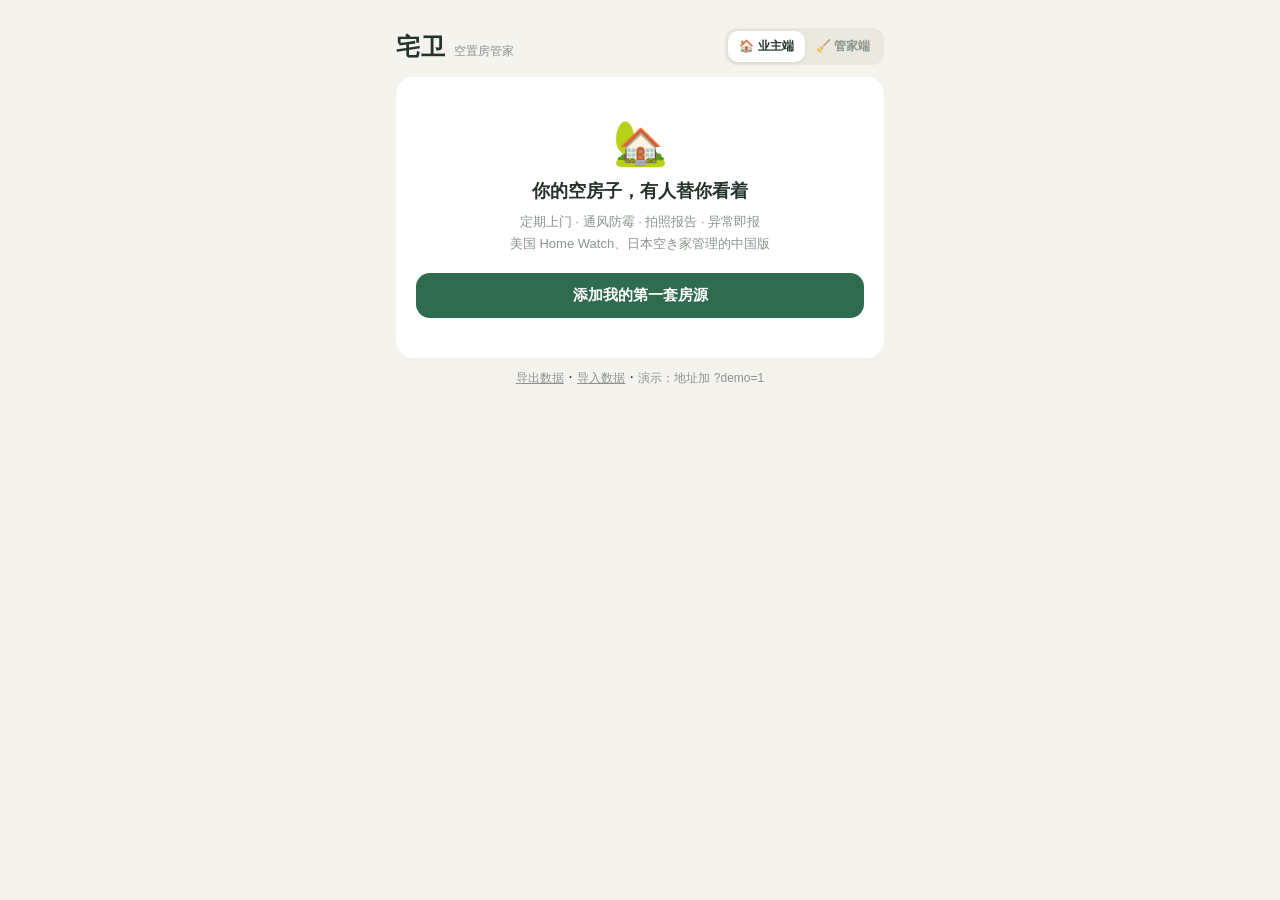
<file: index.html>
<!DOCTYPE html>
<html lang="zh-CN">
<head>
<meta charset="UTF-8">
<meta name="viewport" content="width=device-width, initial-scale=1.0, viewport-fit=cover, user-scalable=no">
<meta name="theme-color" content="#F5F3EE">
<meta name="apple-mobile-web-app-capable" content="yes">
<meta name="apple-mobile-web-app-status-bar-style" content="default">
<title>宅卫 · 空置房管家</title>
<link rel="stylesheet" href="style.css">
<link rel="manifest" href="manifest.webmanifest">
<link rel="icon" type="image/png" sizes="192x192" href="icon-192.png">
<link rel="apple-touch-icon" href="apple-touch-icon-180.png">
</head>
<body>
<div id="app">

  <!-- 顶部：品牌 + 角色切换 -->
  <header class="topbar">
    <div class="brand">宅卫<span>空置房管家</span></div>
    <div class="seg small" id="roleSeg">
      <button data-v="owner">🏠 业主端</button>
      <button data-v="keeper">🧹 管家端</button>
    </div>
  </header>

  <!-- 主视图（按角色渲染） -->
  <main id="mainView"></main>

  <footer class="footer">
    <button class="link" id="btnExport">导出数据</button> ·
    <button class="link" id="btnImport">导入数据</button> ·
    <span class="muted">演示：地址加 ?demo=1</span>
  </footer>
</div>

<!-- 通用弹层 -->
<div class="mask" id="mask">
  <div class="modal" id="modal"></div>
</div>

<!-- 报告分享浮层 -->
<div class="share-mask" id="shareMask">
  <div class="share-wrap">
    <img id="shareImg" alt="宅卫巡检报告卡">
    <div class="share-tip">长按图片保存到相册 · 发给家人或物业</div>
    <button class="btn-ghost" id="btnCloseShare">关闭</button>
  </div>
</div>

<script src="app.js"></script>
</body>
</html>
</file>
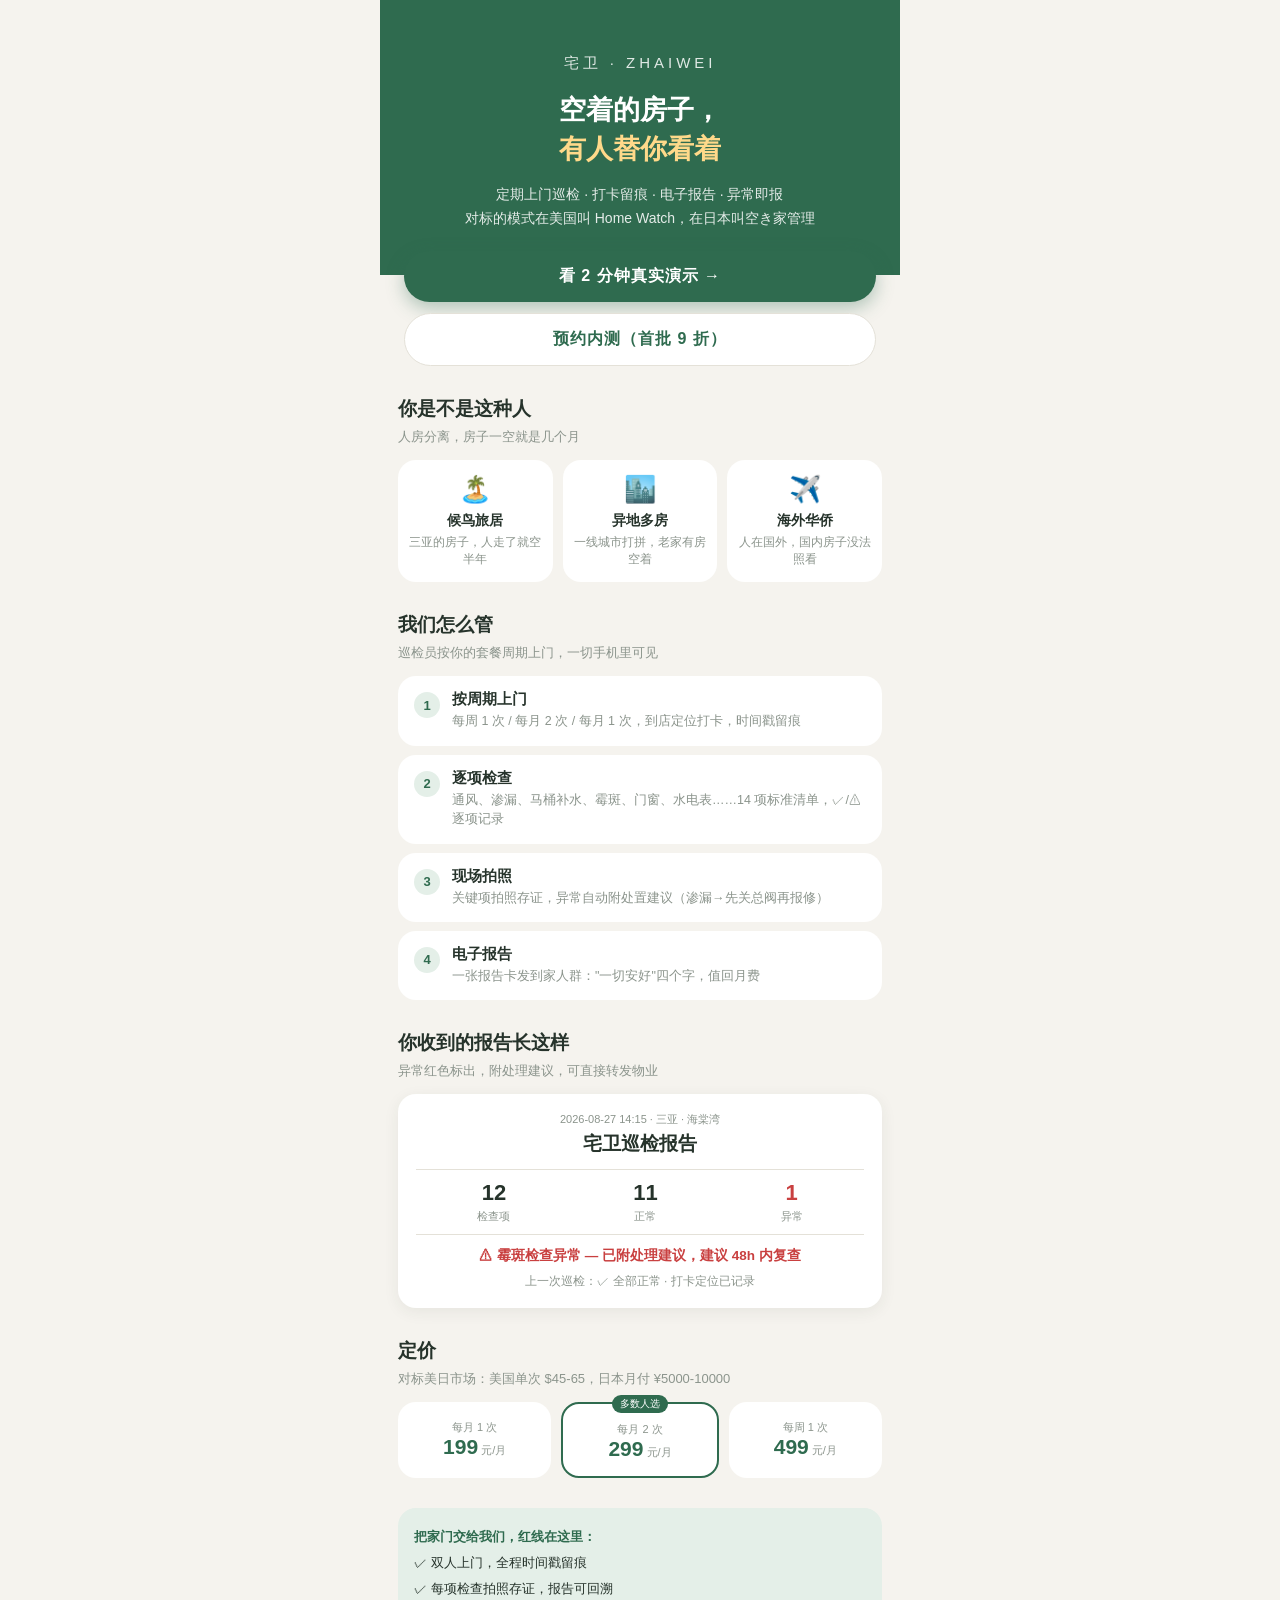
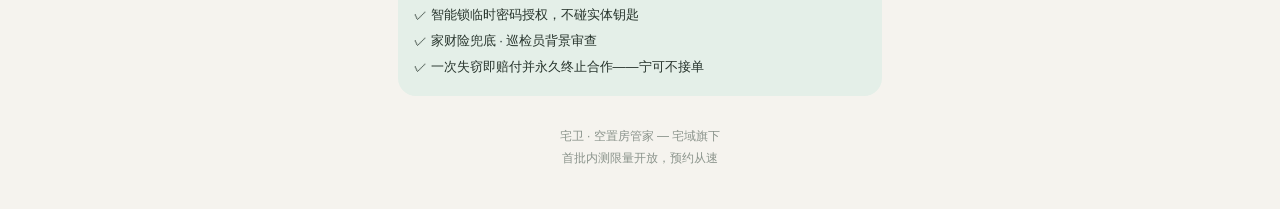
<file: landing.html>
<!DOCTYPE html>
<html lang="zh-CN">
<head>
<meta charset="UTF-8">
<meta name="viewport" content="width=device-width, initial-scale=1.0, viewport-fit=cover">
<meta name="theme-color" content="#2F6B4F">
<title>宅卫 · 空置房管家 — 空着的房子，有人替你看着</title>
<style>
  :root{--bg:#F5F3EE;--card:#fff;--ink:#26332B;--ink2:#8B948C;--green:#2F6B4F;--green-soft:#E4EFE8;--warn:#C94040;--line:#E4E1D8;--r:18px}
  *{margin:0;padding:0;box-sizing:border-box;-webkit-tap-highlight-color:transparent}
  body{font-family:-apple-system,BlinkMacSystemFont,"PingFang SC","Microsoft YaHei",sans-serif;background:var(--bg);color:var(--ink);max-width:520px;margin:0 auto;padding:0 18px calc(40px + env(safe-area-inset-bottom))}
  .hero{background:var(--green);color:#fff;margin:0 -18px;padding:54px 24px 44px;text-align:center}
  .hero .logo{font-size:15px;letter-spacing:4px;opacity:.85;margin-bottom:18px}
  .hero h1{font-size:27px;line-height:1.45;font-weight:800}
  .hero h1 b{color:#FFD98A}
  .hero p{margin-top:14px;font-size:14px;line-height:1.7;opacity:.88}
  .cta{display:flex;flex-direction:column;gap:11px;margin:-24px 6px 0;position:relative}
  .btn{display:block;text-align:center;border-radius:999px;padding:15px;font-size:16px;font-weight:800;text-decoration:none;letter-spacing:1px}
  .btn-main{background:var(--green);color:#fff;box-shadow:0 6px 18px rgba(47,107,79,.35)}
  .btn-ghost{background:var(--card);color:var(--green);border:1.5px solid var(--line)}
  section{margin-top:30px}
  h2{font-size:19px;font-weight:800;margin-bottom:6px}
  .sub{font-size:13px;color:var(--ink2);margin-bottom:14px}
  .who{display:flex;gap:10px}
  .who>div{flex:1;background:var(--card);border-radius:var(--r);padding:14px 10px;text-align:center}
  .who .ico{font-size:26px}
  .who b{display:block;font-size:14px;margin:7px 0 4px}
  .who span{font-size:11.5px;color:var(--ink2);line-height:1.5;display:block}
  .step{display:flex;gap:12px;background:var(--card);border-radius:var(--r);padding:14px 16px;margin-bottom:9px;align-items:flex-start}
  .step .n{width:26px;height:26px;border-radius:50%;background:var(--green-soft);color:var(--green);font-weight:800;font-size:13px;display:flex;align-items:center;justify-content:center;flex-shrink:0;margin-top:2px}
  .step b{font-size:14.5px}
  .step p{font-size:12.5px;color:var(--ink2);margin-top:3px;line-height:1.55}
  .report-mock{background:var(--card);border-radius:var(--r);padding:18px;box-shadow:0 4px 16px rgba(38,51,43,.07)}
  .rm-head{font-size:11px;color:var(--ink2);text-align:center}
  .rm-title{font-size:19px;font-weight:800;text-align:center;margin:4px 0 12px}
  .rm-stats{display:flex;justify-content:space-around;text-align:center;padding:10px 0;border-top:1px solid var(--line);border-bottom:1px solid var(--line)}
  .rm-stats b{font-size:22px;display:block}
  .rm-stats .bad b{color:var(--warn)}
  .rm-stats span{font-size:11px;color:var(--ink2)}
  .rm-verdict{text-align:center;font-size:13.5px;font-weight:700;color:var(--warn);margin-top:12px}
  .rm-ok{text-align:center;font-size:13.5px;font-weight:700;color:var(--green);margin-top:12px}
  .price{display:flex;gap:10px}
  .price>div{flex:1;background:var(--card);border-radius:var(--r);padding:15px 8px;text-align:center}
  .price .cur{font-size:11px;color:var(--ink2)}
  .price b{font-size:21px;color:var(--green)}
  .price .hot{border:2px solid var(--green);position:relative}
  .price .tag{position:absolute;top:-9px;left:50%;transform:translateX(-50%);background:var(--green);color:#fff;font-size:10px;border-radius:999px;padding:2px 8px;white-space:nowrap}
  .trust{background:var(--green-soft);border-radius:var(--r);padding:16px}
  .trust p{font-size:13px;line-height:2;color:var(--ink)}
  .trust b{color:var(--green)}
  footer{margin-top:30px;text-align:center;font-size:12px;color:var(--ink2);line-height:1.8}
</style>
</head>
<body>

<div class="hero">
  <div class="logo">宅卫 · ZHAIWEI</div>
  <h1>空着的房子，<br><b>有人替你看着</b></h1>
  <p>定期上门巡检 · 打卡留痕 · 电子报告 · 异常即报<br>对标的模式在美国叫 Home Watch，在日本叫空き家管理</p>
</div>

<div class="cta">
  <a class="btn btn-main" href="index.html?demo=1">看 2 分钟真实演示 →</a>
  <a class="btn btn-ghost" href="tel:10000000000">预约内测（首批 9 折）</a>
</div>

<section>
  <h2>你是不是这种人</h2>
  <div class="sub">人房分离，房子一空就是几个月</div>
  <div class="who">
    <div><div class="ico">🏝️</div><b>候鸟旅居</b><span>三亚的房子，人走了就空半年</span></div>
    <div><div class="ico">🏙️</div><b>异地多房</b><span>一线城市打拼，老家有房空着</span></div>
    <div><div class="ico">✈️</div><b>海外华侨</b><span>人在国外，国内房子没法照看</span></div>
  </div>
</section>

<section>
  <h2>我们怎么管</h2>
  <div class="sub">巡检员按你的套餐周期上门，一切手机里可见</div>
  <div class="step"><div class="n">1</div><div><b>按周期上门</b><p>每周 1 次 / 每月 2 次 / 每月 1 次，到店定位打卡，时间戳留痕</p></div></div>
  <div class="step"><div class="n">2</div><div><b>逐项检查</b><p>通风、渗漏、马桶补水、霉斑、门窗、水电表……14 项标准清单，✓/⚠ 逐项记录</p></div></div>
  <div class="step"><div class="n">3</div><div><b>现场拍照</b><p>关键项拍照存证，异常自动附处置建议（渗漏→先关总阀再报修）</p></div></div>
  <div class="step"><div class="n">4</div><div><b>电子报告</b><p>一张报告卡发到家人群："一切安好"四个字，值回月费</p></div></div>
</section>

<section>
  <h2>你收到的报告长这样</h2>
  <div class="sub">异常红色标出，附处理建议，可直接转发物业</div>
  <div class="report-mock">
    <div class="rm-head">2026-08-27 14:15 · 三亚 · 海棠湾</div>
    <div class="rm-title">宅卫巡检报告</div>
    <div class="rm-stats">
      <div><b>12</b><span>检查项</span></div>
      <div><b>11</b><span>正常</span></div>
      <div class="bad"><b>1</b><span>异常</span></div>
    </div>
    <div class="rm-verdict">⚠ 霉斑检查异常 — 已附处理建议，建议 48h 内复查</div>
    <div class="rm-ok" style="margin-top:8px;color:var(--ink2);font-weight:400;font-size:12px">上一次巡检：✓ 全部正常 · 打卡定位已记录</div>
  </div>
</section>

<section>
  <h2>定价</h2>
  <div class="sub">对标美日市场：美国单次 $45-65，日本月付 ¥5000-10000</div>
  <div class="price">
    <div><span class="cur">每月 1 次</span><br><b>199</b><span class="cur"> 元/月</span></div>
    <div class="hot"><span class="tag">多数人选</span><span class="cur">每月 2 次</span><br><b>299</b><span class="cur"> 元/月</span></div>
    <div><span class="cur">每周 1 次</span><br><b>499</b><span class="cur"> 元/月</span></div>
  </div>
</section>

<section>
  <div class="trust">
    <p><b>把家门交给我们，红线在这里：</b><br>
    ✓ 双人上门，全程时间戳留痕<br>
    ✓ 每项检查拍照存证，报告可回溯<br>
    ✓ 智能锁临时密码授权，不碰实体钥匙<br>
    ✓ 家财险兜底 · 巡检员背景审查<br>
    ✓ 一次失窃即赔付并永久终止合作——宁可不接单</p>
  </div>
</section>

<footer>
  宅卫 · 空置房管家 — 宅域旗下<br>
  首批内测限量开放，预约从速
</footer>

</body>
</html>
</file>
<file: style.css>
/* 宅卫 · 空置房管家 — 米白底 + 墨绿点缀 + 异常红 */
:root {
  --bg: #F5F3EE;
  --card: #FFFFFF;
  --ink: #26332B;
  --ink-2: #8B948C;
  --line: #E8E5DC;
  --green: #2F6B4F;
  --green-soft: #E4EFE8;
  --warn: #C94040;
  --warn-soft: #FBEAEA;
  --amber: #B98A2F;
  --amber-soft: #F7EFDC;
  --gold: #B08A4F;
}
* { margin: 0; padding: 0; box-sizing: border-box; -webkit-tap-highlight-color: transparent; }
body {
  font-family: -apple-system, "PingFang SC", "Microsoft YaHei", sans-serif;
  background: var(--bg); color: var(--ink);
  min-height: 100vh;
}
#app { max-width: 520px; margin: 0 auto; padding: 0 16px calc(30px + env(safe-area-inset-bottom)); }

/* ---------- 顶部 ---------- */
.topbar {
  display: flex; align-items: center; justify-content: space-between;
  padding: 16px 0 12px; gap: 10px;
}
.brand { font-size: 24px; font-weight: 800; letter-spacing: 1px; }
.brand span { font-size: 12px; font-weight: 500; color: var(--ink-2); margin-left: 8px; letter-spacing: 0; }

/* 分段控件 */
.seg { display: flex; background: #EBE8E0; border-radius: 12px; padding: 3px; }
.seg button {
  border: 0; background: transparent; padding: 8px 14px; border-radius: 10px;
  font-size: 13px; color: var(--ink-2); font-weight: 600; cursor: pointer;
}
.seg button.active { background: var(--card); color: var(--ink); box-shadow: 0 1px 4px rgba(0,0,0,.08); }
.seg.small button { padding: 7px 11px; font-size: 12px; }

/* ---------- 横幅 ---------- */
.banner {
  border-radius: 16px; padding: 14px 16px; font-size: 14px; line-height: 1.5;
  margin-bottom: 14px; background: var(--green-soft); color: var(--green);
}
.banner b { font-size: 16px; }
.banner.alert { background: var(--warn-soft); color: var(--warn); }
.banner.due { background: var(--amber-soft); color: var(--amber); }

/* ---------- 区块 ---------- */
.section { margin-bottom: 18px; }
.section-title {
  font-size: 16px; font-weight: 800; margin-bottom: 10px;
  display: flex; align-items: baseline; justify-content: space-between;
}
.section-title .sub { font-size: 12px; color: var(--ink-2); font-weight: 400; }
.section-title .date { font-size: 12px; color: var(--ink-2); font-weight: 400; }

/* ---------- 房源卡 ---------- */
.house-card {
  background: var(--card); border-radius: 18px; padding: 16px;
  margin-bottom: 12px; box-shadow: 0 2px 10px rgba(38,51,43,.05);
}
.house-head { display: flex; align-items: center; gap: 10px; }
.house-ico {
  width: 46px; height: 46px; border-radius: 14px; background: var(--green-soft);
  display: flex; align-items: center; justify-content: center; font-size: 24px; flex: none;
}
.house-meta { flex: 1; min-width: 0; }
.house-name { font-size: 16px; font-weight: 700; overflow: hidden; text-overflow: ellipsis; white-space: nowrap; }
.house-sub { font-size: 12px; color: var(--ink-2); margin-top: 2px; }
.badge {
  font-size: 11px; padding: 3px 8px; border-radius: 20px; flex: none;
  background: var(--green-soft); color: var(--green); font-weight: 600;
}
.badge.warn { background: var(--warn-soft); color: var(--warn); }
.badge.due { background: var(--amber-soft); color: var(--amber); }
.badge.plain { background: #F1EFE9; color: var(--ink-2); }
.house-status {
  margin-top: 12px; padding-top: 12px; border-top: 1px dashed var(--line);
  display: flex; align-items: center; justify-content: space-between; font-size: 13px;
}
.house-status .overdue { color: var(--warn); font-weight: 700; }
.house-status .ok { color: var(--green); font-weight: 600; }
.house-status .due { color: var(--amber); font-weight: 700; }
.house-actions { display: flex; gap: 8px; margin-top: 12px; }

/* ---------- 按钮 ---------- */
.btn-primary {
  width: 100%; border: 0; background: var(--green); color: #fff;
  padding: 13px; border-radius: 14px; font-size: 15px; font-weight: 700; cursor: pointer;
}
.btn-primary:active { opacity: .85; }
.btn-ghost {
  border: 0; background: #EFEBE2; color: var(--ink);
  padding: 10px 16px; border-radius: 12px; font-size: 14px; font-weight: 600; cursor: pointer;
}
.btn-sm {
  border: 1px solid var(--line); background: var(--card); color: var(--ink);
  padding: 7px 12px; border-radius: 10px; font-size: 12px; font-weight: 600; cursor: pointer;
}
.btn-icon {
  border: 0; background: var(--green); color: #fff; width: 34px; height: 34px;
  border-radius: 12px; font-size: 20px; cursor: pointer; flex: none;
}
.link { border: 0; background: none; color: var(--ink-2); font-size: 12px; cursor: pointer; text-decoration: underline; }
.muted { font-size: 12px; color: var(--ink-2); }
.empty { text-align: center; padding: 40px 20px; color: var(--ink-2); }
.empty .e-icon { font-size: 44px; margin-bottom: 10px; }
.empty h2 { font-size: 18px; color: var(--ink); margin-bottom: 8px; }
.empty p { font-size: 13px; line-height: 1.7; margin-bottom: 18px; }

/* ---------- 检查项行（巡检执行） ---------- */
.check-row {
  display: flex; align-items: center; gap: 10px;
  background: var(--card); border-radius: 14px; padding: 12px 14px; margin-bottom: 8px;
}
.check-ico { font-size: 20px; flex: none; }
.check-body { flex: 1; min-width: 0; }
.check-name { font-size: 14px; font-weight: 600; }
.check-tip { font-size: 11px; color: var(--ink-2); margin-top: 2px; }
.check-toggle { display: flex; gap: 6px; flex: none; }
.check-toggle button {
  border: 1px solid var(--line); background: var(--card); width: 44px; height: 32px;
  border-radius: 10px; font-size: 13px; font-weight: 700; cursor: pointer; color: var(--ink-2);
}
.check-toggle button.on-ok { background: var(--green-soft); color: var(--green); border-color: var(--green); }
.check-toggle button.on-bad { background: var(--warn-soft); color: var(--warn); border-color: var(--warn); }
.bad-note { margin: 0 0 8px 46px; }
.bad-note input {
  width: 100%; border: 1px solid var(--warn); border-radius: 10px; padding: 8px 10px;
  font-size: 13px; background: #FFFDFD;
}
.bad-advice { font-size: 11px; color: var(--warn); margin: -4px 0 8px 46px; }

/* ---------- 报告列表 ---------- */
.report-row {
  display: flex; align-items: center; gap: 10px;
  background: var(--card); border-radius: 14px; padding: 12px 14px; margin-bottom: 8px;
}
.report-row .r-date { font-size: 13px; font-weight: 700; flex: none; }
.report-row .r-body { flex: 1; min-width: 0; font-size: 12px; color: var(--ink-2); overflow: hidden; text-overflow: ellipsis; white-space: nowrap; }
.photo-grid { display: flex; gap: 8px; margin-top: 10px; flex-wrap: wrap; }
.photo-grid img { width: 84px; height: 84px; object-fit: cover; border-radius: 12px; }

/* ---------- 弹层 ---------- */
.mask {
  position: fixed; inset: 0; background: rgba(20,28,23,.45); z-index: 50;
  display: none; align-items: flex-end; justify-content: center;
}
.mask.show { display: flex; }
.modal {
  background: var(--bg); width: 100%; max-width: 520px; max-height: 88vh; overflow-y: auto;
  border-radius: 22px 22px 0 0; padding: 22px 18px calc(24px + env(safe-area-inset-bottom));
}
.modal h3 { font-size: 18px; font-weight: 800; margin-bottom: 14px; }
.field { margin-bottom: 14px; }
.field label { display: block; font-size: 12px; color: var(--ink-2); margin-bottom: 6px; font-weight: 600; }
.field input[type="text"], .field input[type="number"], .field textarea {
  width: 100%; border: 1px solid var(--line); border-radius: 12px; padding: 11px 12px;
  font-size: 14px; background: var(--card); color: var(--ink); outline: none;
}
.field input:focus, .field textarea:focus { border-color: var(--green); }
.modal-actions { display: flex; gap: 10px; margin-top: 18px; }
.modal-actions .btn-primary { flex: 1; }
.modal-actions .btn-ghost { flex: none; }
.chips { display: flex; flex-wrap: wrap; gap: 8px; }
.chips button {
  border: 1px solid var(--line); background: var(--card); border-radius: 20px;
  padding: 7px 12px; font-size: 12px; color: var(--ink-2); cursor: pointer; font-weight: 600;
}
.chips button.active { background: var(--green-soft); color: var(--green); border-color: var(--green); }
.danger { width: 100%; border: 0; background: none; color: var(--warn); font-size: 13px; margin-top: 16px; cursor: pointer; }

/* ---------- 分享浮层 ---------- */
.share-mask {
  position: fixed; inset: 0; background: rgba(20,28,23,.72); z-index: 60;
  display: none; align-items: center; justify-content: center; padding: 20px;
}
.share-mask.show { display: flex; }
.share-wrap { text-align: center; }
.share-wrap img { max-width: 100%; max-height: 72vh; border-radius: 16px; box-shadow: 0 10px 40px rgba(0,0,0,.4); }
.share-tip { color: #fff; font-size: 13px; margin: 14px 0 10px; }

/* ---------- 页脚 ---------- */
.footer { text-align: center; padding-top: 10px; }
@media (min-width: 521px) { body { padding-top: 12px; } }
</file>
